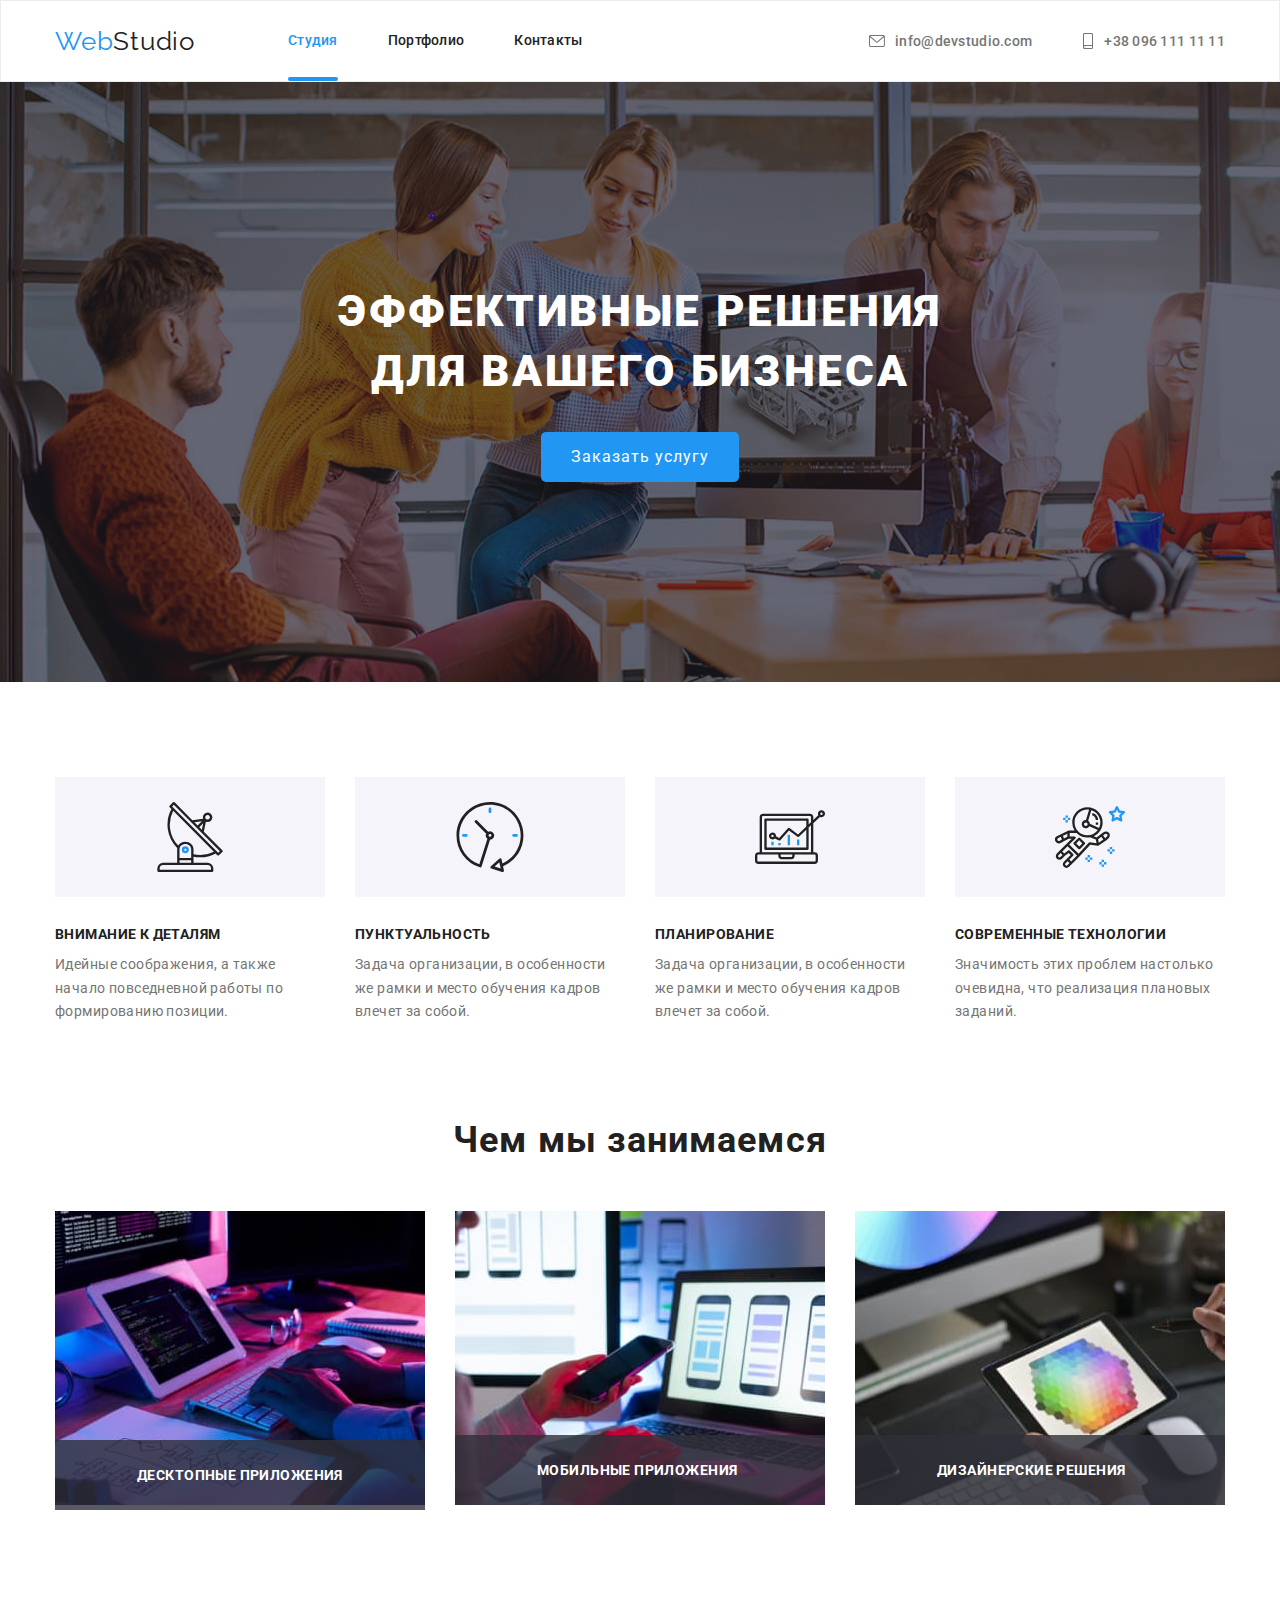
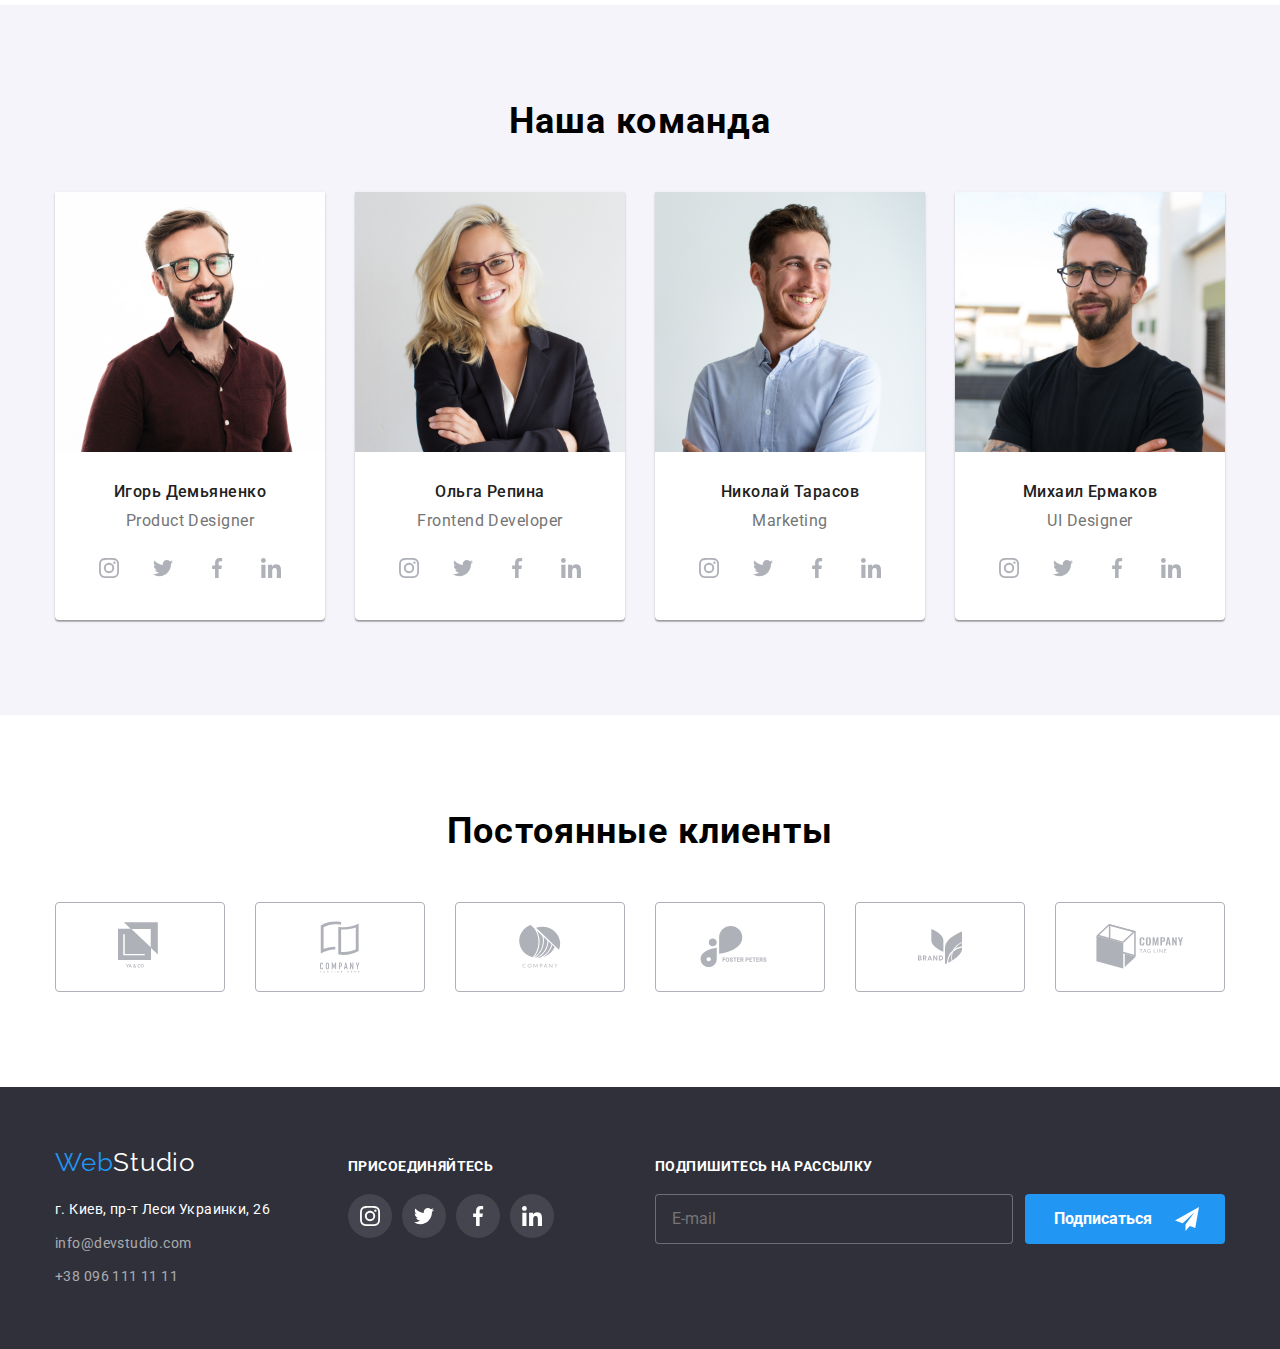
<file: index.html>
<!DOCTYPE html>
<html lang="ru">
  <head>
    <meta charset="UTF-8" />
    <meta name="viewport" content="width=device-width, initial-scale=1.0" />
    <title>WebStudio</title>
    <link rel="stylesheet" href="./css/main.min.css" />
    <link rel="preconnect" href="https://fonts.gstatic.com" />
    <link rel="preconnect" href="https://fonts.gstatic.com" />
    <link rel="preconnect" href="https://fonts.gstatic.com" />
    <link
      href="https://fonts.googleapis.com/css2?family=Raleway:wght@700&family=Roboto:wght@400;500;700;900&display=swap"
      rel="stylesheet"
    />
  </head>
  <body>
    <header>
      <div class="container">
        <nav class="site-nav">
          <a href="#" class="logo">
            <span class="logo__header">Web</span>Studio
          </a>
          <ul class="site-nav__list">
            <li class="site-nav__item">
              <a
                href="./index.html"
                class="site-nav__link site-nav__link--current"
              >
                Студия
              </a>
            </li>
            <li class="site-nav__item">
              <a href="./portfolio.html" class="site-nav__link">Портфолио</a>
            </li>
            <li class="site-nav__item">
              <a href="#contacts" class="site-nav__link">Контакты</a>
            </li>
          </ul>
          <ul class="contact">
            <li class="contact__list">
              <a href="mailto:info@devstudio.com" class="contact__link">
                <svg class="contact__svg" width="16" height="12">
                  <use href="./images/sprite.svg#email"></use>
                </svg>
                info@devstudio.com
              </a>
            </li>
            <li class="contact__list">
              <a href="tel:+380961111111" class="contact__link">
                <svg class="contact__svg" width="12" height="16">
                  <use href="./images/sprite.svg#phone"></use>
                </svg>
                +38 096 111 11 11
              </a>
            </li>
          </ul>
        </nav>
      </div>
    </header>
    <main>
      <section class="hero">
        <div class="container">
          <h1 class="hero__title">
            Эффективные решения <br />
            для вашего бизнеса
          </h1>
          <a href="#" class="hero__button" data-modal-open>Заказать услугу</a>
        </div>
      </section>
      <section class="statement">
        <div class="container">
          <h2 class="visually-hidden">Наши основные качества</h2>
          <ul class="statement__list">
            <li class="statement__item">
              <div class="statement__icon">
                <svg width="70" height="70">
                  <use href="./images/sprite.svg#icon-antenna"></use>
                </svg>
              </div>
              <h3 class="statement__title">Внимание к деталям</h3>
              <p class="statement__lable">
                Идейные соображения, а также начало повседневной работы по
                формированию позиции.
              </p>
            </li>
            <li class="statement__item">
              <div class="statement__icon">
                <svg width="70" height="70">
                  <use href="./images/sprite.svg#icon-clock"></use>
                </svg>
              </div>
              <h3 class="statement__title">Пунктуальность</h3>
              <p class="statement__lable">
                Задача организации, в особенности же рамки и место обучения
                кадров влечет за собой.
              </p>
            </li>
            <li class="statement__item">
              <div class="statement__icon">
                <svg width="70" height="70">
                  <use href="./images/sprite.svg#icon-diagram"></use>
                </svg>
              </div>
              <h3 class="statement__title">Планирование</h3>
              <p class="statement__lable">
                Задача организации, в особенности же рамки и место обучения
                кадров влечет за собой.
              </p>
            </li>
            <li class="statement__item">
              <div class="statement__icon">
                <svg width="70" height="70">
                  <use href="./images/sprite.svg#icon-astronaut"></use>
                </svg>
              </div>
              <h3 class="statement__title">Современные технологии</h3>
              <p class="statement__lable">
                Значимость этих проблем настолько очевидна, что реализация
                плановых заданий.
              </p>
            </li>
          </ul>
        </div>
      </section>
      <section class="function">
        <div class="container">
          <h2 class="function__title">Чем мы занимаемся</h2>
          <ul class="function__list">
            <li class="function__item">
              <a href="#" class="function-link">
                <div class="function__thumb">
                  <img
                    src="./images/kind_of_project/img_1.jpg"
                    alt="Вид роботы 1"
                    height="294"
                  />
                  <p class="function__text">Десктопные приложения</p>
                </div>
              </a>
            </li>
            <li class="function__item">
              <a href="#" class="function-link">
                <div class="function__thumb">
                  <img
                    src="./images/kind_of_project/img_2.jpg"
                    alt="Вид роботы 2"
                    height="294"
                    class="function__image"
                  />
                  <p class="function__text">Мобильные приложения</p>
                </div>
              </a>
            </li>
            <li class="function__item">
              <a href="#" class="function-link">
                <div class="function__thumb">
                  <img
                    src="./images/kind_of_project/img_3.jpg"
                    alt="Вид роботы 3"
                    height="294"
                    class="function__image"
                  />
                  <p class="function__text">Дизайнерские решения</p>
                </div>
              </a>
            </li>
          </ul>
        </div>
      </section>
      <section class="team">
        <div class="container">
          <h2 class="team__title">Наша команда</h2>
          <ul class="team__list">
            <li class="team__item">
              <img
                src="./images/photo/photo_1.jpg"
                alt="Фото Игоря Демяненка"
                height="260"
                class="team__image"
              />
              <div class="team__card">
                <h3 class="team__name">Игорь Демьяненко</h3>
                <p class="team__position">Product Designer</p>
              </div>
              <ul class="network__list">
                <li class="network__item">
                  <a href="" class="network__link"
                    ><svg class="network__svg" width="20" height="20">
                      <use href="./images/sprite.svg#icon-instagram"></use>
                    </svg>
                  </a>
                </li>
                <li class="network__item">
                  <a href="" class="network__link"
                    ><svg class="network__svg" width="20" height="20">
                      <use href="./images/sprite.svg#icon-twitter"></use>
                    </svg>
                  </a>
                </li>
                <li class="network__item">
                  <a href="" class="network__link">
                    <svg class="network__svg" width="20" height="20">
                      <use href="./images/sprite.svg#icon-facebook"></use>
                    </svg>
                  </a>
                </li>
                <li class="network__item">
                  <a href="" class="network__link">
                    <svg class="network__svg" width="20" height="20">
                      <use href="./images/sprite.svg#icon-linkedin"></use>
                    </svg>
                  </a>
                </li>
              </ul>
            </li>
            <li class="team__item">
              <img
                src="./images/photo/photo_2.jpg"
                alt="Фото Ольги Репиной"
                height="260"
                class="team__image"
              />
              <div class="team__card">
                <h3 class="team__name">Ольга Репина</h3>
                <p class="team__position">Frontend Developer</p>
              </div>
              <ul class="network__list">
                <li class="network__item">
                  <a href="" class="network__link">
                    <svg class="network__svg" width="20" height="20">
                      <use href="./images/sprite.svg#icon-instagram"></use>
                    </svg>
                  </a>
                </li>
                <li class="network__item">
                  <a href="" class="network__link">
                    <svg class="network__svg" width="20" height="20">
                      <use href="./images/sprite.svg#icon-twitter"></use>
                    </svg>
                  </a>
                </li>
                <li class="network__item">
                  <a href="" class="network__link">
                    <svg class="network__svg" width="20" height="20">
                      <use href="./images/sprite.svg#icon-facebook"></use>
                    </svg>
                  </a>
                </li>
                <li class="network__item">
                  <a href="" class="network__link">
                    <svg class="network__svg" width="20" height="20">
                      <use href="./images/sprite.svg#icon-linkedin"></use>
                    </svg>
                  </a>
                </li>
              </ul>
            </li>
            <li class="team__item">
              <img
                src="./images/photo/photo_3.jpg"
                alt="Фото Николая Тарасова"
                height="260"
                class="team__image"
              />
              <div class="team__card">
                <h3 class="team__name">Николай Тарасов</h3>
                <p class="team__position">Marketing</p>
              </div>
              <ul class="network__list">
                <li class="network__item">
                  <a href="" class="network__link">
                    <svg class="network__svg" width="20" height="20">
                      <use href="./images/sprite.svg#icon-instagram"></use>
                    </svg>
                  </a>
                </li>
                <li class="network__item">
                  <a href="" class="network__link">
                    <svg class="network__svg" width="20" height="20">
                      <use href="./images/sprite.svg#icon-twitter"></use>
                    </svg>
                  </a>
                </li>
                <li class="network__item">
                  <a href="" class="network__link">
                    <svg class="network__svg" width="20" height="20">
                      <use href="./images/sprite.svg#icon-facebook"></use>
                    </svg>
                  </a>
                </li>
                <li class="network__item">
                  <a href="" class="network__link">
                    <svg class="network__svg" width="20" height="20">
                      <use href="./images/sprite.svg#icon-linkedin"></use>
                    </svg>
                  </a>
                </li>
              </ul>
            </li>
            <li class="team__item">
              <img
                src="./images/photo/photo_4.jpg"
                alt="Фото Михаила Ермакова"
                height="260"
                class="team__image"
              />
              <div class="team__card">
                <h3 class="team__name">Михаил Ермаков</h3>
                <p class="team__position">UI Designer</p>
              </div>
              <ul class="network__list">
                <li class="network__item">
                  <a href="" class="network__link">
                    <svg class="network__svg" width="20" height="20">
                      <use href="./images/sprite.svg#icon-instagram"></use>
                    </svg>
                  </a>
                </li>
                <li class="network__item">
                  <a href="" class="network__link">
                    <svg class="network__svg" width="20" height="20">
                      <use href="./images/sprite.svg#icon-twitter"></use>
                    </svg>
                  </a>
                </li>
                <li class="network__item">
                  <a href="" class="network__link">
                    <svg class="network__svg" width="20" height="20">
                      <use href="./images/sprite.svg#icon-facebook"></use>
                    </svg>
                  </a>
                </li>
                <li class="network__item">
                  <a href="" class="network__link">
                    <svg class="network__svg" width="20" height="20">
                      <use href="./images/sprite.svg#icon-linkedin"></use>
                    </svg>
                  </a>
                </li>
              </ul>
            </li>
          </ul>
        </div>
      </section>
      <section class="clients">
        <div class="container">
          <h2 class="clients__title">Постоянные клиенты</h2>
          <ul class="clients__list">
            <li class="clients__item">
              <a href="" class="clients__link">
                <svg class="clients__logo" width="44" height="49">
                  <use href="./images/sprite.svg#logo1"></use>
                </svg>
              </a>
            </li>
            <li class="clients__item">
              <a href="" class="clients__link">
                <svg class="clients__logo" width="40" height="52">
                  <use href="./images/sprite.svg#logo2"></use>
                </svg>
              </a>
            </li>
            <li class="clients__item">
              <a href="" class="clients__link">
                <svg class="clients__logo" width="42" height="43">
                  <use href="./images/sprite.svg#logo3"></use>
                </svg>
              </a>
            </li>
            <li class="clients__item">
              <a href="" class="clients__link">
                <svg class="clients__logo" width="80" height="42">
                  <use href="./images/sprite.svg#logo4"></use>
                </svg>
              </a>
            </li>
            <li class="clients__item">
              <a href="" class="clients__link">
                <svg class="clients__logo" width="44" height="49">
                  <use href="./images/sprite.svg#logo5"></use>
                </svg>
              </a>
            </li>
            <li class="clients__item">
              <a href="" class="clients__link">
                <svg class="clients__logo" width="88" height="45">
                  <use href="./images/sprite.svg#logo6"></use>
                </svg>
              </a>
            </li>
          </ul>
        </div>
      </section>
    </main>
    <footer class="footer">
      <div class="container">
        <div class="footer__conteiner">
          <a href="#" class="footer__logo">
            <span class="logo__header">Web</span
            ><span class="logo__footer">Studio</span>
          </a>
          <address class="footer__adress">
            <p class="footer__label">г. Киев, пр-т Леси Украинки, 26</p>
            <a href="mailto:info@devstudio.com" class="footer__contacts"
              >info@devstudio.com</a
            >
            <a href="tel:+380961111111" class="footer__contacts"
              >+38 096 111 11 11</a
            >
          </address>
        </div>
        <div class="social">
          <h3 class="social__title">Присоединяйтесь</h3>
          <ul class="social__list">
            <li class="social__item">
              <a href="" class="social__link">
                <svg class="social__svg" width="20" height="20">
                  <use href="./images/sprite.svg#icon-instagram"></use>
                </svg>
              </a>
            </li>
            <li class="social__item">
              <a href="" class="social__link">
                <svg class="social__svg" width="20" height="20">
                  <use href="./images/sprite.svg#icon-twitter"></use>
                </svg>
              </a>
            </li>
            <li class="social__item">
              <a href="" class="social__link">
                <svg class="social__svg" width="20" height="20">
                  <use href="./images/sprite.svg#icon-facebook"></use>
                </svg>
              </a>
            </li>
            <li class="social__item">
              <a href="" class="social__link">
                <svg class="social__svg" width="20" height="20">
                  <use href="./images/sprite.svg#icon-linkedin"></use>
                </svg>
              </a>
            </li>
          </ul>
        </div>
        <div class="folowing">
          <h3 class="folowing__title">Подпишитесь на рассылку</h3>
          <div class="folowing__conteiner">
            <input type="email" placeholder="E-mail" class="folowing__input" />
            <button class="folowing__btn">
              <span class="folowing__text">Подписаться</span>
              <svg class="folowing__icon" width="24" height="24">
                <use href="./images/sprite.svg#icon-send"></use>
              </svg>
            </button>
          </div>
        </div>
      </div>
    </footer>
    <div class="backdrop is-hidden" data-modal>
      <div class="modal">
        <button class="close-btn" data-modal-close>
          <svg class="close-svg" width="11" height="11">
            <use href="./images/sprite.svg#vector"></use>
          </svg>
        </button>
        <form class="form js-speaker-form">
          <b class="form__title">Оставьте свои данные, мы вам перезвоним</b>
          <div class="form__field">
            <input
              type="text"
              name="name"
              id="name"
              placeholder=" "
              class="form__input"
              autocomplete=""
            />
            <label for="name" class="form__label">Имя</label>
            <svg class="form__svg" width="18" height="18">
              <use href="./images/sprite.svg#icon-person"></use>
            </svg>
          </div>
          <div class="form__field">
            <input
              type="tel"
              name="tel"
              id="tel"
              placeholder=" "
              class="form__input"
            />
            <label for="email" class="form__label">Телефон</label>
            <svg class="form__svg" width="18" height="18">
              <use href="./images/sprite.svg#phone-form"></use>
            </svg>
          </div>
          <div class="form__field">
            <input
              type="email"
              name="email"
              id="email"
              placeholder=" "
              class="form__input"
            />
            <label for="email" class="form__label">Почта</label>
            <svg class="form__svg" width="18" height="18">
              <use href="./images/sprite.svg#email-form"></use>
            </svg>
          </div>
          <div class="form__field">
            <label for="comment" class="form__label">Комментарий</label>
            <textarea
              class="form__comment"
              name="comment"
              id="comment"
              rows="10"
              placeholder="Введите текст"
            ></textarea>
          </div>
          <!-- policy -->
          <div class="policy">
            <label clas class="policy__label">
              <input class="policy__checkbox" type="checkbox" name="policy" />
              <span class="policy__icon"></span>
              Соглашаюсь с рассылкой и принимаю
              <a href="" class="policy__link">Условия договора</a>
            </label>
            <button type="submit" class="policy__btn">Отправить</button>
          </div>
        </form>
      </div>
    </div>
    <script src="./js/modal.js"></script>
  </body>
</html>
</file>
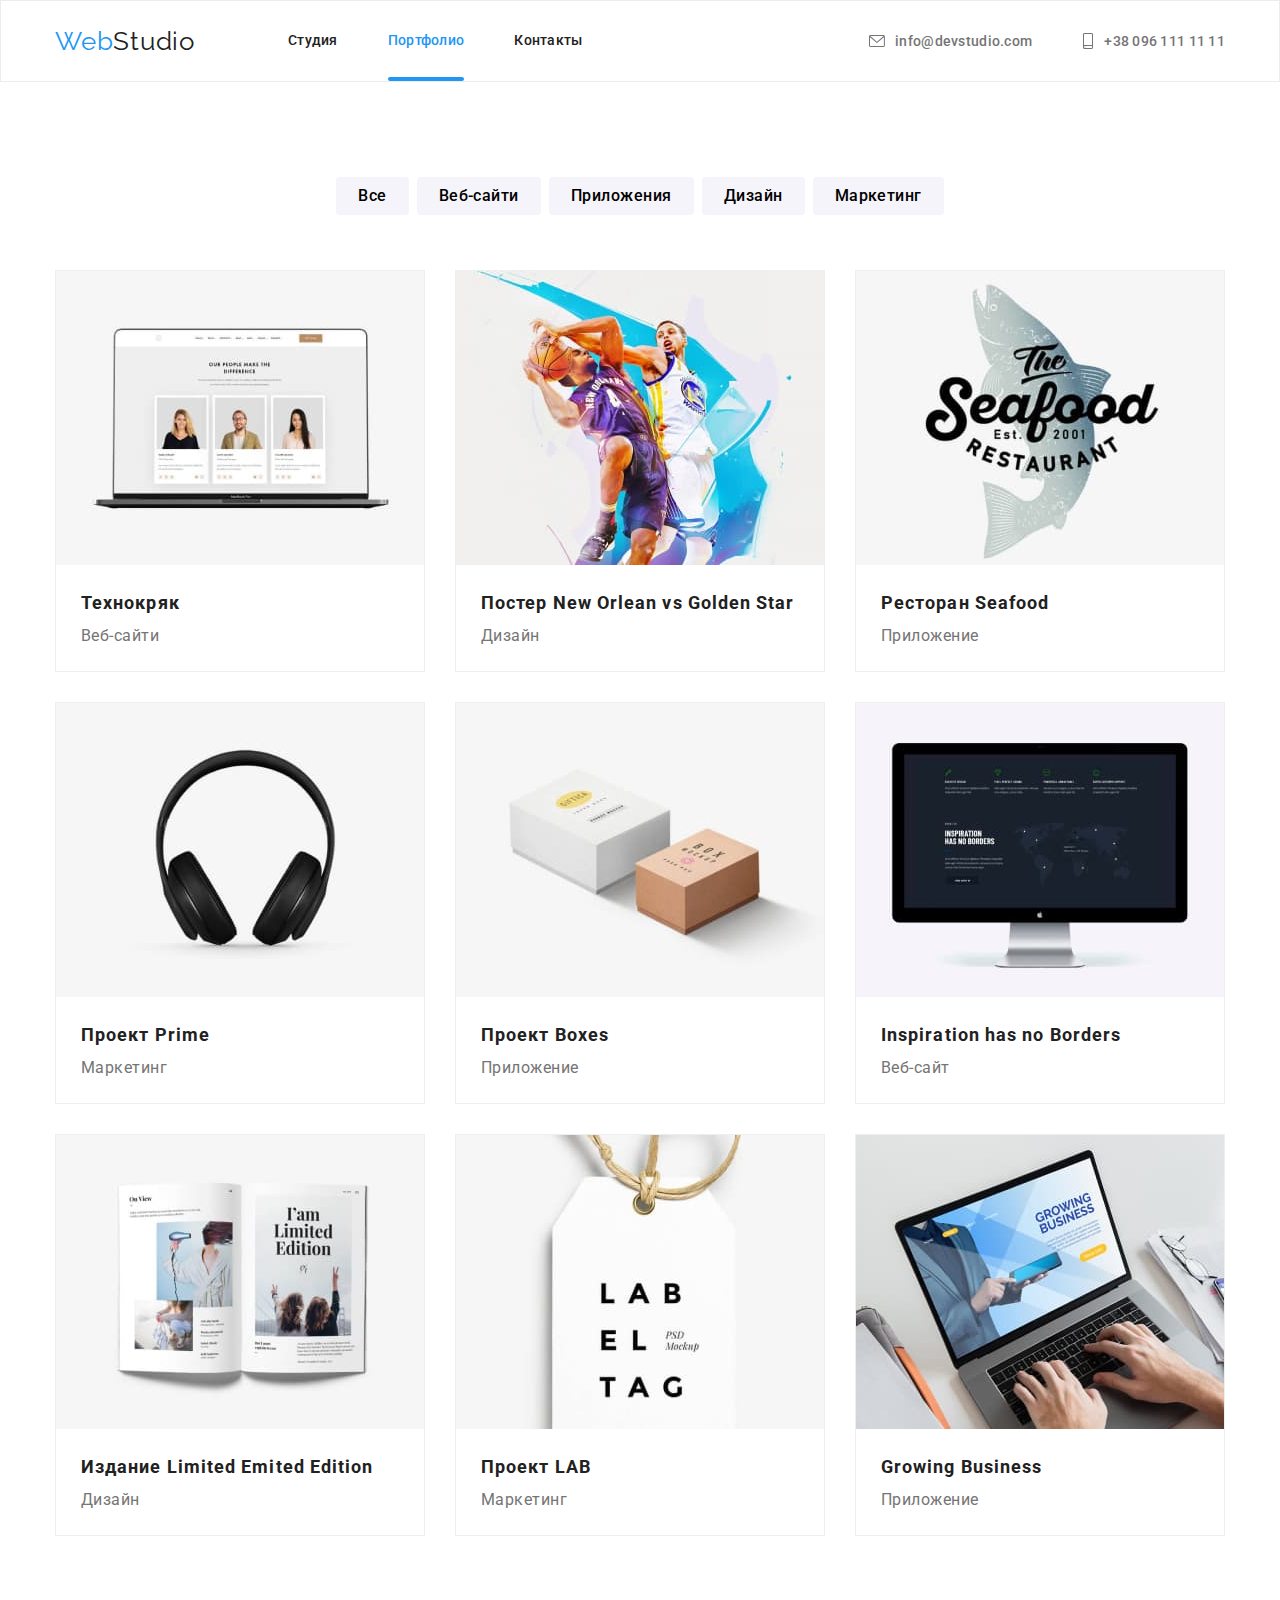
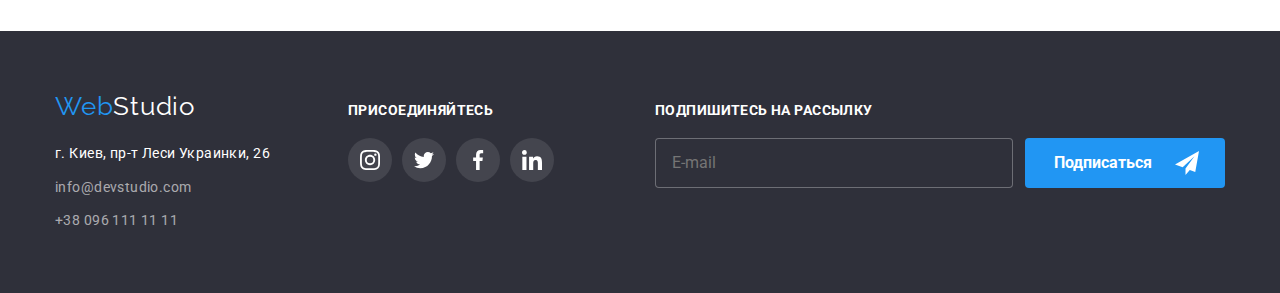
<file: portfolio.html>
<!DOCTYPE html>
<html lang="en">
  <head>
    <meta charset="UTF-8" />
    <meta name="viewport" content="width=device-width, initial-scale=1.0" />
    <title>Portfolio</title>
    <link rel="stylesheet" href="./css/main.min.css" />
    <link rel="preconnect" href="https://fonts.gstatic.com" />
    <link rel="preconnect" href="https://fonts.gstatic.com" />
    <link rel="preconnect" href="https://fonts.gstatic.com" />
    <link
      href="https://fonts.googleapis.com/css2?family=Raleway:wght@700&family=Roboto:wght@400;500;700;900&display=swap"
      rel="stylesheet"
    />
  </head>
  <body>
    <header>
      <div class="container">
        <nav class="site-nav">
          <a href="#" class="logo">
            <span class="logo__header">Web</span>Studio
          </a>
          <ul class="site-nav__list">
            <li class="site-nav__item">
              <a href="./index.html" class="site-nav__link"> Студия </a>
            </li>
            <li class="site-nav__item">
              <a
                href="./portfolio.html"
                class="site-nav__link site-nav__link--current"
                >Портфолио</a
              >
            </li>
            <li class="site-nav__item">
              <a href="#contacts" class="site-nav__link">Контакты</a>
            </li>
          </ul>
          <ul class="contact">
            <li class="contact__list">
              <a href="mailto:info@devstudio.com" class="contact__link">
                <svg class="contact__svg" width="16" height="12">
                  <use href="./images/sprite.svg#email"></use>
                </svg>
                info@devstudio.com
              </a>
            </li>
            <li class="contact__list">
              <a href="tel:+380961111111" class="contact__link">
                <svg class="contact__svg" width="12" height="16">
                  <use href="./images/sprite.svg#phone"></use>
                </svg>
                +38 096 111 11 11
              </a>
            </li>
          </ul>
        </nav>
      </div>
    </header>
    <main>
      <section class="cards">
        <div class="container">
          <h2 class="visually-hidden">Portfolio</h2>
          <ul class="filter">
            <li class="filter__item">
              <button class="filter__nav">Все</button>
            </li>
            <li class="filter__item">
              <button class="filter__nav">Веб-сайти</button>
            </li>
            <li class="filter__item">
              <button class="filter__nav">Приложения</button>
            </li>
            <li class="filter__item">
              <button class="filter__nav">Дизайн</button>
            </li>
            <li class="filter__item">
              <button class="filter__nav">Маркетинг</button>
            </li>
          </ul>
          <ul class="cards__list">
            <li class="cards__item">
              <a href="#" class="cards__link">
                <div class="cards__thumb">
                  <img
                    src="./images/portfolio/img (9).jpg"
                    alt=""
                    class="cards__image"
                  />
                  <div class="cards__overlay">
                    <p class="hover__text">
                      Технокряк это современная площадка распространения
                      коронавируса. Компании используют эту платформу для
                      цифрового шпионажа и атак на защищённые сервера
                      конкурентов.
                    </p>
                  </div>
                </div>
                <div class="cards__description">
                  <h3 class="cards__title">Технокряк</h3>
                  <p class="cards__text">Веб-сайти</p>
                </div>
              </a>
            </li>
            <li class="cards__item">
              <a href="#" class="cards__link">
                <div class="cards__thumb">
                  <img
                    src="./images/portfolio/img (1) (1).jpg"
                    alt=""
                    class="cards__image"
                  />
                  <div class="cards__overlay">
                    <p class="hover__text">
                      Lorem ipsum, dolor sit amet consectetur adipisicing elit.
                      Iste eligendi dolorem officiis, officia vero ullam eaque
                      dolorum. Cumque, quibusdam repudiandae.
                    </p>
                  </div>
                </div>
                <div class="cards__description">
                  <h3 class="cards__title">Постер New Orlean vs Golden Star</h3>
                  <p class="cards__text">Дизайн</p>
                </div>
              </a>
            </li>
            <li class="cards__item">
              <a href="#" class="cards__link">
                <div class="cards__thumb">
                  <img
                    src="./images/portfolio/img (2) (1).jpg"
                    alt=""
                    class="cards__image"
                  />
                  <div class="cards__overlay">
                    <p class="hover__text">
                      Lorem ipsum, dolor sit amet consectetur adipisicing elit.
                      Iste eligendi dolorem officiis, officia vero ullam eaque
                      dolorum. Cumque, quibusdam repudiandae.
                    </p>
                  </div>
                </div>
                <div class="cards__description">
                  <h3 class="cards__title">Ресторан Seafood</h3>
                  <p class="cards__text">Приложение</p>
                </div>
              </a>
            </li>
            <li class="cards__item">
              <a href="#" class="cards__link">
                <div class="cards__thumb">
                  <img
                    src="./images/portfolio/img (3) (1).jpg"
                    alt=""
                    class="cards__image"
                  />
                  <div class="cards__overlay">
                    <p class="hover__text">
                      Lorem ipsum, dolor sit amet consectetur adipisicing elit.
                      Iste eligendi dolorem officiis, officia vero ullam eaque
                      dolorum. Cumque, quibusdam repudiandae.
                    </p>
                  </div>
                </div>
                <div class="cards__description">
                  <h3 class="cards__title">Проект Prime</h3>
                  <p class="cards__text">Маркетинг</p>
                </div>
              </a>
            </li>
            <li class="cards__item">
              <a href="#" class="cards__link">
                <div class="cards__thumb">
                  <img
                    src="./images/portfolio/img (4) (1).jpg"
                    alt=""
                    class="cards__image"
                  />
                  <div class="cards__overlay">
                    <p class="hover__text">
                      Lorem ipsum, dolor sit amet consectetur adipisicing elit.
                      Iste eligendi dolorem officiis, officia vero ullam eaque
                      dolorum. Cumque, quibusdam repudiandae.
                    </p>
                  </div>
                </div>
                <div class="cards__description">
                  <h3 class="cards__title">Проект Boxes</h3>
                  <p class="cards__text">Приложение</p>
                </div>
              </a>
            </li>
            <li class="cards__item">
              <a href="#" class="cards__link">
                <div class="cards__thumb">
                  <img
                    src="./images/portfolio/img (5) (1).jpg"
                    alt=""
                    class="cards__image"
                  />
                  <div class="cards__overlay">
                    <p class="hover__text">
                      Lorem ipsum, dolor sit amet consectetur adipisicing elit.
                      Iste eligendi dolorem officiis, officia vero ullam eaque
                      dolorum. Cumque, quibusdam repudiandae.
                    </p>
                  </div>
                </div>
                <div class="cards__description">
                  <h3 class="cards__title">Inspiration has no Borders</h3>
                  <p class="cards__text">Веб-сайт</p>
                </div>
              </a>
            </li>
            <li class="cards__item">
              <a href="#" class="cards__link">
                <div class="cards__thumb">
                  <img
                    src="./images/portfolio/img (6) (1).jpg"
                    alt=""
                    class="cards__image"
                  />
                  <div class="cards__overlay">
                    <p class="hover__text">
                      Lorem ipsum, dolor sit amet consectetur adipisicing elit.
                      Iste eligendi dolorem officiis, officia vero ullam eaque
                      dolorum. Cumque, quibusdam repudiandae.
                    </p>
                  </div>
                </div>
                <div class="cards__description">
                  <h3 class="cards__title">Издание Limited Emited Edition</h3>
                  <p class="cards__text">Дизайн</p>
                </div>
              </a>
            </li>
            <li class="cards__item">
              <a href="#" class="cards__link">
                <div class="cards__thumb">
                  <img
                    src="./images/portfolio/img (7) (1).jpg"
                    alt=""
                    class="cards__image"
                  />
                  <div class="cards__overlay">
                    <p class="hover__text">
                      Lorem ipsum, dolor sit amet consectetur adipisicing elit.
                      Iste eligendi dolorem officiis, officia vero ullam eaque
                      dolorum. Cumque, quibusdam repudiandae.
                    </p>
                  </div>
                </div>
                <div class="cards__description">
                  <h3 class="cards__title">Проект LAB</h3>
                  <p class="cards__text">Маркетинг</p>
                </div>
              </a>
            </li>
            <li class="cards__item">
              <a href="#" class="cards__link">
                <div class="cards__thumb">
                  <img
                    src="./images/portfolio/img (8) (1).jpg"
                    alt=""
                    class="cards__image"
                  />
                  <div class="cards__overlay">
                    <p class="hover__text">
                      Lorem ipsum, dolor sit amet consectetur adipisicing elit.
                      Iste eligendi dolorem officiis, officia vero ullam eaque
                      dolorum. Cumque, quibusdam repudiandae.
                    </p>
                  </div>
                </div>
                <div class="cards__description">
                  <h3 class="cards__title">Growing Business</h3>
                  <p class="cards__text">Приложение</p>
                </div>
              </a>
            </li>
          </ul>
        </div>
      </section>
    </main>
    <footer class="footer">
      <div class="container">
        <div class="footer__conteiner">
          <a href="#" class="footer__logo">
            <span class="logo__header">Web</span
            ><span class="logo__footer">Studio</span>
          </a>
          <address class="footer__adress">
            <p class="footer__label">г. Киев, пр-т Леси Украинки, 26</p>
            <a href="mailto:info@devstudio.com" class="footer__contacts"
              >info@devstudio.com</a
            >
            <a href="tel:+380961111111" class="footer__contacts"
              >+38 096 111 11 11</a
            >
          </address>
        </div>
        <div class="social">
          <h3 class="social__title">Присоединяйтесь</h3>
          <ul class="social__list">
            <li class="social__item">
              <a href="" class="social__link">
                <svg class="social__svg" width="20" height="20">
                  <use href="./images/sprite.svg#icon-instagram"></use>
                </svg>
              </a>
            </li>
            <li class="social__item">
              <a href="" class="social__link">
                <svg class="social__svg" width="20" height="20">
                  <use href="./images/sprite.svg#icon-twitter"></use>
                </svg>
              </a>
            </li>
            <li class="social__item">
              <a href="" class="social__link">
                <svg class="social__svg" width="20" height="20">
                  <use href="./images/sprite.svg#icon-facebook"></use>
                </svg>
              </a>
            </li>
            <li class="social__item">
              <a href="" class="social__link">
                <svg class="social__svg" width="20" height="20">
                  <use href="./images/sprite.svg#icon-linkedin"></use>
                </svg>
              </a>
            </li>
          </ul>
        </div>
        <div class="folowing">
          <h3 class="folowing__title">Подпишитесь на рассылку</h3>
          <div class="folowing__conteiner">
            <input type="email" placeholder="E-mail" class="folowing__input" />
            <button class="folowing__btn">
              <span class="folowing__text">Подписаться</span>
              <svg class="folowing__icon" width="24" height="24">
                <use href="./images/sprite.svg#icon-send"></use>
              </svg>
            </button>
          </div>
        </div>
      </div>
    </footer>
  </body>
</html>
</file>
<file: css/main.min.css>
/*! modern-normalize v1.0.0 | MIT License | https://github.com/sindresorhus/modern-normalize */*,*::before,*::after{-webkit-box-sizing:border-box;box-sizing:border-box}:root{-moz-tab-size:4;-o-tab-size:4;tab-size:4}html{line-height:1.15;-webkit-text-size-adjust:100%}body{margin:0}body{font-family:system-ui,-apple-system,"Segoe UI",Roboto,Helvetica,Arial,sans-serif,"Apple Color Emoji","Segoe UI Emoji"}hr{height:0;color:inherit}abbr[title]{-webkit-text-decoration:underline dotted;text-decoration:underline dotted}b,strong{font-weight:bolder}code,kbd,samp,pre{font-family:ui-monospace, SFMono-Regular, Consolas, 'Liberation Mono', Menlo, monospace;font-size:1em}small{font-size:80%}sub,sup{font-size:75%;line-height:0;position:relative;vertical-align:baseline}sub{bottom:-0.25em}sup{top:-0.5em}table{text-indent:0;border-color:inherit}button,input,optgroup,select,textarea{font-family:inherit;font-size:100%;line-height:1.15;margin:0}button,select{text-transform:none}button,[type='button'],[type='reset'],[type='submit']{-webkit-appearance:button}::-moz-focus-inner{border-style:none;padding:0}:-moz-focusring{outline:1px dotted ButtonText}:-moz-ui-invalid{box-shadow:none}legend{padding:0}progress{vertical-align:baseline}::-webkit-inner-spin-button,::-webkit-outer-spin-button{height:auto}[type='search']{-webkit-appearance:textfield;outline-offset:-2px}::-webkit-search-decoration{-webkit-appearance:none}::-webkit-file-upload-button{-webkit-appearance:button;font:inherit}summary{display:list-item}body{font-family:'Roboto', sans-serif}a{text-decoration:none}header{border:1px solid #ececec}ul{list-style:none}ul,h1,h2,h3{margin:0;padding:0}.container{width:1200px;padding:0 15px;margin:0 auto}.backdrop{position:fixed;top:0;left:0;width:100%;height:100%;background-color:rgba(0,0,0,0.2);opacity:1;-webkit-transition:opacity 250ms cubic-bezier(0.4, 0, 0.2, 1);transition:opacity 250ms cubic-bezier(0.4, 0, 0.2, 1)}.backdrop.is-hidden{opacity:0;pointer-events:none}.modal{position:absolute;top:50%;left:50%;-webkit-transform:translate(-50%, -50%) scale(1);transform:translate(-50%, -50%) scale(1);width:528px;min-height:581px;padding:40px;border-radius:4px;background-color:#fff;-webkit-transition:-webkit-transform 250ms cubic-bezier(0.4, 0, 0.2, 1);transition:-webkit-transform 250ms cubic-bezier(0.4, 0, 0.2, 1);transition:transform 250ms cubic-bezier(0.4, 0, 0.2, 1);transition:transform 250ms cubic-bezier(0.4, 0, 0.2, 1), -webkit-transform 250ms cubic-bezier(0.4, 0, 0.2, 1)}.backdrop.is-hidden .modal{-webkit-transform:translate(-50%, -50%) scale(0.9);transform:translate(-50%, -50%) scale(0.9)}.close-btn{position:absolute;top:10px;right:10px;border-radius:50%;border:1px solid rgba(0,0,0,0.1);cursor:pointer;background-color:#fff;width:30px;height:30px}.close-btn:hover .close-svg{fill:#2196f3}.form__title{display:block;font-style:normal;font-weight:bold;font-size:20px;line-height:23px;text-align:center;letter-spacing:0.03em;margin-bottom:30px}.form__field{position:relative;display:-webkit-box;display:-ms-flexbox;display:flex;-webkit-box-orient:vertical;-webkit-box-direction:normal;-ms-flex-direction:column;flex-direction:column;margin-bottom:28px}.form__input{border:1px solid rgba(33,33,33,0.2);border-radius:4px;padding:11px 11px 11px 40px;margin:0}.form__input:focus{outline:none;border:1px solid #2196f3}.form__label{position:absolute;top:0;left:0;-webkit-transform:translateY(-17px);transform:translateY(-17px);font-style:normal;font-weight:normal;font-size:12px;line-height:14px;letter-spacing:0.01em;color:#757575}.form__svg{position:absolute;bottom:50%;left:15px;-webkit-transform:translateY(50%);transform:translateY(50%)}.form__input:focus ~ .form__svg{fill:#2196f3}.form__comment{padding:12px 16px;width:448px;height:120px;resize:none;border:1px solid rgba(33,33,33,0.2);border-radius:4px}.form__comment:focus{outline:none;border:1px solid #2196f3}.form__comment::-webkit-input-placeholder{font-style:normal;font-weight:normal;font-size:14px;line-height:16px}.form__comment:-ms-input-placeholder{font-style:normal;font-weight:normal;font-size:14px;line-height:16px}.form__comment::-ms-input-placeholder{font-style:normal;font-weight:normal;font-size:14px;line-height:16px}.form__comment::placeholder{font-style:normal;font-weight:normal;font-size:14px;line-height:16px}.policy{text-align:center;margin-top:20px}.policy__label{display:inline-block;font-style:normal;font-weight:normal;font-size:14px;line-height:24px;color:#757575;letter-spacing:0.03em}.policy__checkbox{-webkit-appearance:none;-moz-appearance:none;appearance:none}.policy__icon{display:inline-block;width:15px;height:15px;border:2px solid #000;border-radius:2px}.policy__checkbox:checked+.policy__icon{border:transparent;background-color:#2196f3;background-image:url(../images/icon-check.svg);background-size:contain}.policy__link{color:#2196f3;text-decoration:underline}.policy__btn{border:transparent;padding:10px 55px;margin-top:30px;background-color:#2196f3;-webkit-box-shadow:0px 4px 4px rgba(0,0,0,0.15);box-shadow:0px 4px 4px rgba(0,0,0,0.15);border-radius:4px;color:#fff;font-style:normal;font-weight:bold;font-size:16px;line-height:30px;cursor:pointer}.container{width:1200px;padding:0 15px;margin:0 auto}.visually-hidden{position:absolute;width:1px;height:1px;margin:-1px;border:0;padding:0;white-space:nowrap;-webkit-clip-path:inset(100%);clip-path:inset(100%);clip:rect(0 0 0 0);overflow:hidden}.logo{color:#212121;font-family:'Raleway', sans-serif;font-size:26px;line-height:1.19;letter-spacing:0.03em}.logo__header{color:#2196f3}.logo__footer{color:#fff}.footer__logo{display:block;margin-bottom:20px;font-family:'Raleway', sans-serif;font-size:26px;line-height:1.19;letter-spacing:0.03em}.site-nav{display:-webkit-box;display:-ms-flexbox;display:flex;-webkit-box-align:center;-ms-flex-align:center;align-items:center}.site-nav__list{display:-webkit-box;display:-ms-flexbox;display:flex;padding-left:93px;margin-top:0;margin-bottom:0}.site-nav__item{margin-left:50px}.site-nav__item:first-child{margin-left:0}.site-nav__link{position:relative;display:block;padding-top:32px;padding-bottom:32px;color:#212121;font-weight:500;font-size:14px;line-height:1.14;letter-spacing:0.02em;-webkit-transition:color 250ms cubic-bezier(0.4, 0, 0.2, 1);transition:color 250ms cubic-bezier(0.4, 0, 0.2, 1)}.site-nav__link:hover,.site-nav__link:focus{color:#2196f3}.site-nav__link::after{content:'';width:100%;height:4px;background-color:#2196f3;border-radius:2px;position:absolute;bottom:0;left:0;-webkit-transform:scaleX(0);transform:scaleX(0);-webkit-transition:-webkit-transform 250ms cubic-bezier(0.4, 0, 0.2, 1);transition:-webkit-transform 250ms cubic-bezier(0.4, 0, 0.2, 1);transition:transform 250ms cubic-bezier(0.4, 0, 0.2, 1);transition:transform 250ms cubic-bezier(0.4, 0, 0.2, 1), -webkit-transform 250ms cubic-bezier(0.4, 0, 0.2, 1)}.site-nav__link:hover::after{-webkit-transform:scaleX(1);transform:scaleX(1)}.site-nav__link--current{color:#2196f3;position:relative}.site-nav__link--current::after{-webkit-transform:scaleX(1);transform:scaleX(1)}.hero{text-align:center;padding-top:200px;padding-bottom:200px;background-image:-webkit-gradient(linear, left top, right top, from(rgba(47,48,58,0.4)), to(rgba(47,48,58,0.4))),url(../images/hero.jpg);background-image:linear-gradient(to right, rgba(47,48,58,0.4), rgba(47,48,58,0.4)),url(../images/hero.jpg);background-size:cover}.hero__title{margin-top:0;margin-bottom:30px;color:#fff;font-weight:900;font-size:44px;line-height:1.36;letter-spacing:0.06em;text-transform:uppercase}.hero__button{margin:0 auto;display:inline-block;color:#fff;background-color:#2196f3;border:none;font-size:16px;line-height:1.88;letter-spacing:0.06em;text-align:center;cursor:pointer;border-radius:5px;padding:10px 30px}.contact{display:-webkit-box;display:-ms-flexbox;display:flex;margin-left:auto}.contact__list:last-child{margin-right:0;margin-left:50px}.contact__link{display:-webkit-box;display:-ms-flexbox;display:flex;padding-top:32px;padding-bottom:32px;-webkit-box-align:center;-ms-flex-align:center;align-items:center;color:inherit;font-weight:500;font-size:14px;letter-spacing:0.02em;color:#757575;-webkit-transition:color 250ms cubic-bezier(0.4, 0, 0.2, 1);transition:color 250ms cubic-bezier(0.4, 0, 0.2, 1)}.contact__link:hover,.contact__link:focus{color:#2196f3}.contact__svg{margin-right:10px;fill:currentColor}.statement{padding-top:95px;padding-bottom:95px}.statement__list{display:-webkit-box;display:-ms-flexbox;display:flex}.statement__item:not(:first-child){margin-left:30px}.statement__icon{display:-webkit-box;display:-ms-flexbox;display:flex;-webkit-box-pack:center;-ms-flex-pack:center;justify-content:center;-webkit-box-align:center;-ms-flex-align:center;align-items:center;margin-bottom:30px;width:270px;height:120px;background-color:#f5f4fa}.statement__title{margin-bottom:10px;color:#212121;font-weight:700;font-size:14px;line-height:1.14;letter-spacing:0.03em;text-transform:uppercase}.statement__lable{margin:0;font-weight:400;font-size:14px;line-height:1.7;letter-spacing:0.03em;color:#757575}.function{padding-bottom:95px}.function__title{text-align:center;color:#212121;font-weight:700;font-size:36px;line-height:1.17;letter-spacing:0.03em}.function__list{display:-webkit-box;display:-ms-flexbox;display:flex;margin-top:50px}.function__item:not(:first-child){margin-left:30px}.function__image{display:block}.function__thumb{position:relative}.function__thumb::before{content:'';position:absolute;bottom:0;left:0;width:100%;height:70px;background-color:rgba(47,48,58,0.8)}.function__text{position:absolute;bottom:0;left:0;margin:0;padding:27px 82px;font-style:normal;font-weight:bold;font-size:14px;line-height:16px;letter-spacing:0.03em;text-transform:uppercase;color:#fff}.team{padding-bottom:95px;padding-top:95px;background-color:#f5f4fa}.team__title{margin-bottom:50px;text-align:center;font-weight:700;font-size:36px;line-height:1.17;letter-spacing:0.03em}.team__list{display:-webkit-box;display:-ms-flexbox;display:flex}.team__item{text-align:center;padding-bottom:30px;background-color:#fff;-webkit-box-shadow:0px 1px 3px rgba(0,0,0,0.12),0px 1px 1px rgba(0,0,0,0.14),0px 2px 1px rgba(0,0,0,0.2);box-shadow:0px 1px 3px rgba(0,0,0,0.12),0px 1px 1px rgba(0,0,0,0.14),0px 2px 1px rgba(0,0,0,0.2);border-radius:0px 0px 4px 4px}.team__item:not(:first-child){margin-left:30px}.team__image{display:block;margin-bottom:30px}.team__card{margin-bottom:16px}.team__name{margin-bottom:10px;color:#212121;font-weight:500;font-size:16px;line-height:1.19;letter-spacing:0.03em}.team__position{margin:0;font-weight:400;font-size:16px;line-height:1.19;letter-spacing:0.03em;color:#757575}.network__list{display:-webkit-box;display:-ms-flexbox;display:flex;-webkit-box-pack:center;-ms-flex-pack:center;justify-content:center}.network__item:not(:last-child){margin-right:10px}.network__link{display:-webkit-box;display:-ms-flexbox;display:flex;-webkit-box-align:center;-ms-flex-align:center;align-items:center;-webkit-box-pack:center;-ms-flex-pack:center;justify-content:center;color:#afb1b8;width:44px;height:44px;-webkit-transition:background-color 250ms cubic-bezier(0.4, 0, 0.2, 1),color 250ms cubic-bezier(0.4, 0, 0.2, 1);transition:background-color 250ms cubic-bezier(0.4, 0, 0.2, 1),color 250ms cubic-bezier(0.4, 0, 0.2, 1)}.network__link:hover,.network__link:focus{background-color:#2196f3;border-radius:50%;color:#fff}.network__svg{fill:currentColor}.clients{text-align:center;margin-top:95px;margin-bottom:95px}.clients__title{font-size:36px;line-height:calc(42 / 36);letter-spacing:0.03em;margin-bottom:50px}.clients__list{display:-webkit-box;display:-ms-flexbox;display:flex}.clients__item{margin-right:30px}.clients__link{display:-webkit-box;display:-ms-flexbox;display:flex;-webkit-box-pack:center;-ms-flex-pack:center;justify-content:center;-webkit-box-align:center;-ms-flex-align:center;align-items:center;width:170px;height:90px;color:#afb1b8;border-radius:4px;border:1px solid #afb1b8;-webkit-transition:color 250ms cubic-bezier(0.4, 0, 0.2, 1);transition:color 250ms cubic-bezier(0.4, 0, 0.2, 1)}.clients__link:hover,.clients__link:focus{color:#2196f3;border:1px solid #2196f3}.clients__logo{fill:currentColor}.footer{-ms-flex-line-pack:center;align-content:center;-webkit-box-align:center;-ms-flex-align:center;align-items:center;padding-top:60px;padding-bottom:60px;background:#2f303a}.footer .container{display:-webkit-box;display:-ms-flexbox;display:flex;-webkit-box-align:baseline;-ms-flex-align:baseline;align-items:baseline;-webkit-box-pack:justify;-ms-flex-pack:justify;justify-content:space-between}.footer__adress{font-style:normal;font-weight:400;font-size:14px;line-height:1.7;letter-spacing:0.03em;color:#fff}.footer__label{margin-top:0;margin-bottom:10px}.footer__contacts{display:block;font-weight:400;font-size:14px;line-height:1.7;letter-spacing:0.03em;color:rgba(255,255,255,0.6)}.footer__contacts:not(:first-child){margin-top:10px;margin-bottom:0}.social{-webkit-box-align:center;-ms-flex-align:center;align-items:center;margin-left:70px}.social__title{margin-bottom:20px;font-size:14px;line-height:calc(16 / 14);letter-spacing:0.03em;text-transform:uppercase;color:#fff}.social__item:not(:last-child){margin-right:10px}.social__list{display:-webkit-box;display:-ms-flexbox;display:flex;-webkit-box-pack:center;-ms-flex-pack:center;justify-content:center}.social__link{display:-webkit-box;display:-ms-flexbox;display:flex;-webkit-box-align:center;-ms-flex-align:center;align-items:center;-webkit-box-pack:center;-ms-flex-pack:center;justify-content:center;border-radius:50%;background-color:rgba(255,255,255,0.1);color:#fff;width:44px;height:44px;-webkit-transition:background-color 250ms cubic-bezier(0.4, 0, 0.2, 1);transition:background-color 250ms cubic-bezier(0.4, 0, 0.2, 1)}.social__link:hover,.social__link:focus{background-color:#2196f3;border-radius:50%;color:#fff}.social__svg{fill:currentColor}.folowing{display:-webkit-box;display:-ms-flexbox;display:flex;-webkit-box-orient:vertical;-webkit-box-direction:normal;-ms-flex-direction:column;flex-direction:column;margin-left:93px}.folowing__title{font-style:normal;font-weight:bold;font-size:14px;line-height:16px;letter-spacing:0.03em;text-transform:uppercase;margin-bottom:20px;color:#fff}.folowing__conteiner{display:-webkit-box;display:-ms-flexbox;display:flex;-webkit-box-pack:baseline;-ms-flex-pack:baseline;justify-content:baseline}.folowing__input{width:358px;height:50px;background-color:#2f303a;color:#fff;border:1px solid rgba(255,255,255,0.3);border-radius:4px;padding:15px 16px}.folowing__btn{position:relative;margin-left:12px;padding:0;background-color:#2196f3;border:inherit;border-radius:4px;width:200px;height:50px;font-style:normal;font-weight:bold;font-size:16px;line-height:30px;color:#fff;cursor:pointer}.folowing__text{position:absolute;top:50%;left:29px;-webkit-transform:translateY(-50%);transform:translateY(-50%)}.folowing__icon{position:absolute;top:50%;right:26px;-webkit-transform:translateY(-50%);transform:translateY(-50%)}.filter{display:-webkit-box;display:-ms-flexbox;display:flex;-webkit-box-pack:center;-ms-flex-pack:center;justify-content:center;margin-bottom:55px}.filter__item:not(:first-child){margin-left:8px;margin-right:0}.filter__nav{padding:6px 22px;font-weight:500;font-size:16px;line-height:1.6;letter-spacing:0.03em;border:none;background-color:#f5f4fa;border-radius:4px;cursor:pointer;-webkit-transition:background-color 250ms cubic-bezier(0.4, 0, 0.2, 1),color 250ms cubic-bezier(0.4, 0, 0.2, 1);transition:background-color 250ms cubic-bezier(0.4, 0, 0.2, 1),color 250ms cubic-bezier(0.4, 0, 0.2, 1)}.filter__nav:hover,.filter__nav:focus{background:#2196f3;color:#fff;border-color:transparent;-webkit-box-shadow:0px 3px 1px rgba(0,0,0,0.1),0px 1px 2px rgba(0,0,0,0.08),0px 2px 2px rgba(0,0,0,0.12);box-shadow:0px 3px 1px rgba(0,0,0,0.1),0px 1px 2px rgba(0,0,0,0.08),0px 2px 2px rgba(0,0,0,0.12)}.cards{padding-top:95px;padding-bottom:65px}.cards__list{display:-webkit-box;display:-ms-flexbox;display:flex;-ms-flex-wrap:wrap;flex-wrap:wrap}.cards__item{margin-bottom:30px;width:370px;border:1px solid #eeeeee;-webkit-transition:-webkit-box-shadow 250ms cubic-bezier(0.4, 0, 0.2, 1);transition:-webkit-box-shadow 250ms cubic-bezier(0.4, 0, 0.2, 1);transition:box-shadow 250ms cubic-bezier(0.4, 0, 0.2, 1);transition:box-shadow 250ms cubic-bezier(0.4, 0, 0.2, 1), -webkit-box-shadow 250ms cubic-bezier(0.4, 0, 0.2, 1)}.cards__item:hover,.cards__item:focus{-webkit-box-shadow:0px 1px 1px rgba(0,0,0,0.12),0px 4px 4px rgba(0,0,0,0.06),1px 4px 6px rgba(0,0,0,0.16);box-shadow:0px 1px 1px rgba(0,0,0,0.12),0px 4px 4px rgba(0,0,0,0.06),1px 4px 6px rgba(0,0,0,0.16)}.cards__item:not(:nth-child(3n+1)){margin-left:30px}.cards__thumb{position:relative;overflow:hidden}.cards__thumb::before{content:'';position:absolute;width:100%;height:100%;background-color:rgba(33,150,243,0.9);-webkit-transform:translateY(100%);transform:translateY(100%);-webkit-transition:-webkit-transform 250ms cubic-bezier(0.4, 0, 0.2, 1);transition:-webkit-transform 250ms cubic-bezier(0.4, 0, 0.2, 1);transition:transform 250ms cubic-bezier(0.4, 0, 0.2, 1);transition:transform 250ms cubic-bezier(0.4, 0, 0.2, 1), -webkit-transform 250ms cubic-bezier(0.4, 0, 0.2, 1)}.cards__item:hover .cards__thumb::before{-webkit-transform:translateY(0%);transform:translateY(0%)}.cards__image{display:block}.cards__overlay{position:absolute;top:0;left:0;width:100%;height:100%;-webkit-transform:translateY(100%);transform:translateY(100%);-webkit-transition:-webkit-transform 250ms cubic-bezier(0.4, 0, 0.2, 1);transition:-webkit-transform 250ms cubic-bezier(0.4, 0, 0.2, 1);transition:transform 250ms cubic-bezier(0.4, 0, 0.2, 1);transition:transform 250ms cubic-bezier(0.4, 0, 0.2, 1), -webkit-transform 250ms cubic-bezier(0.4, 0, 0.2, 1)}.cards__item:hover .cards__overlay{-webkit-transform:translateY(0%);transform:translateY(0%)}.hover__text{position:absolute;top:50%;left:50%;-webkit-transform:translate(-50%, -50%);transform:translate(-50%, -50%);margin:0;width:322px;height:168px;font-size:18px;line-height:28px;color:#fff;opacity:0}.cards__item:hover .hover__text{opacity:1}.cards__description{padding:20px 25px}.cards__title{margin:0;font-size:18px;line-height:2;letter-spacing:0.06em;color:#212121;font-weight:700}.cards__text{margin:0;font-weight:400;font-size:16px;line-height:1.88;letter-spacing:0.03em;color:#757575}
/*# sourceMappingURL=main.min.css.map */
</file>
